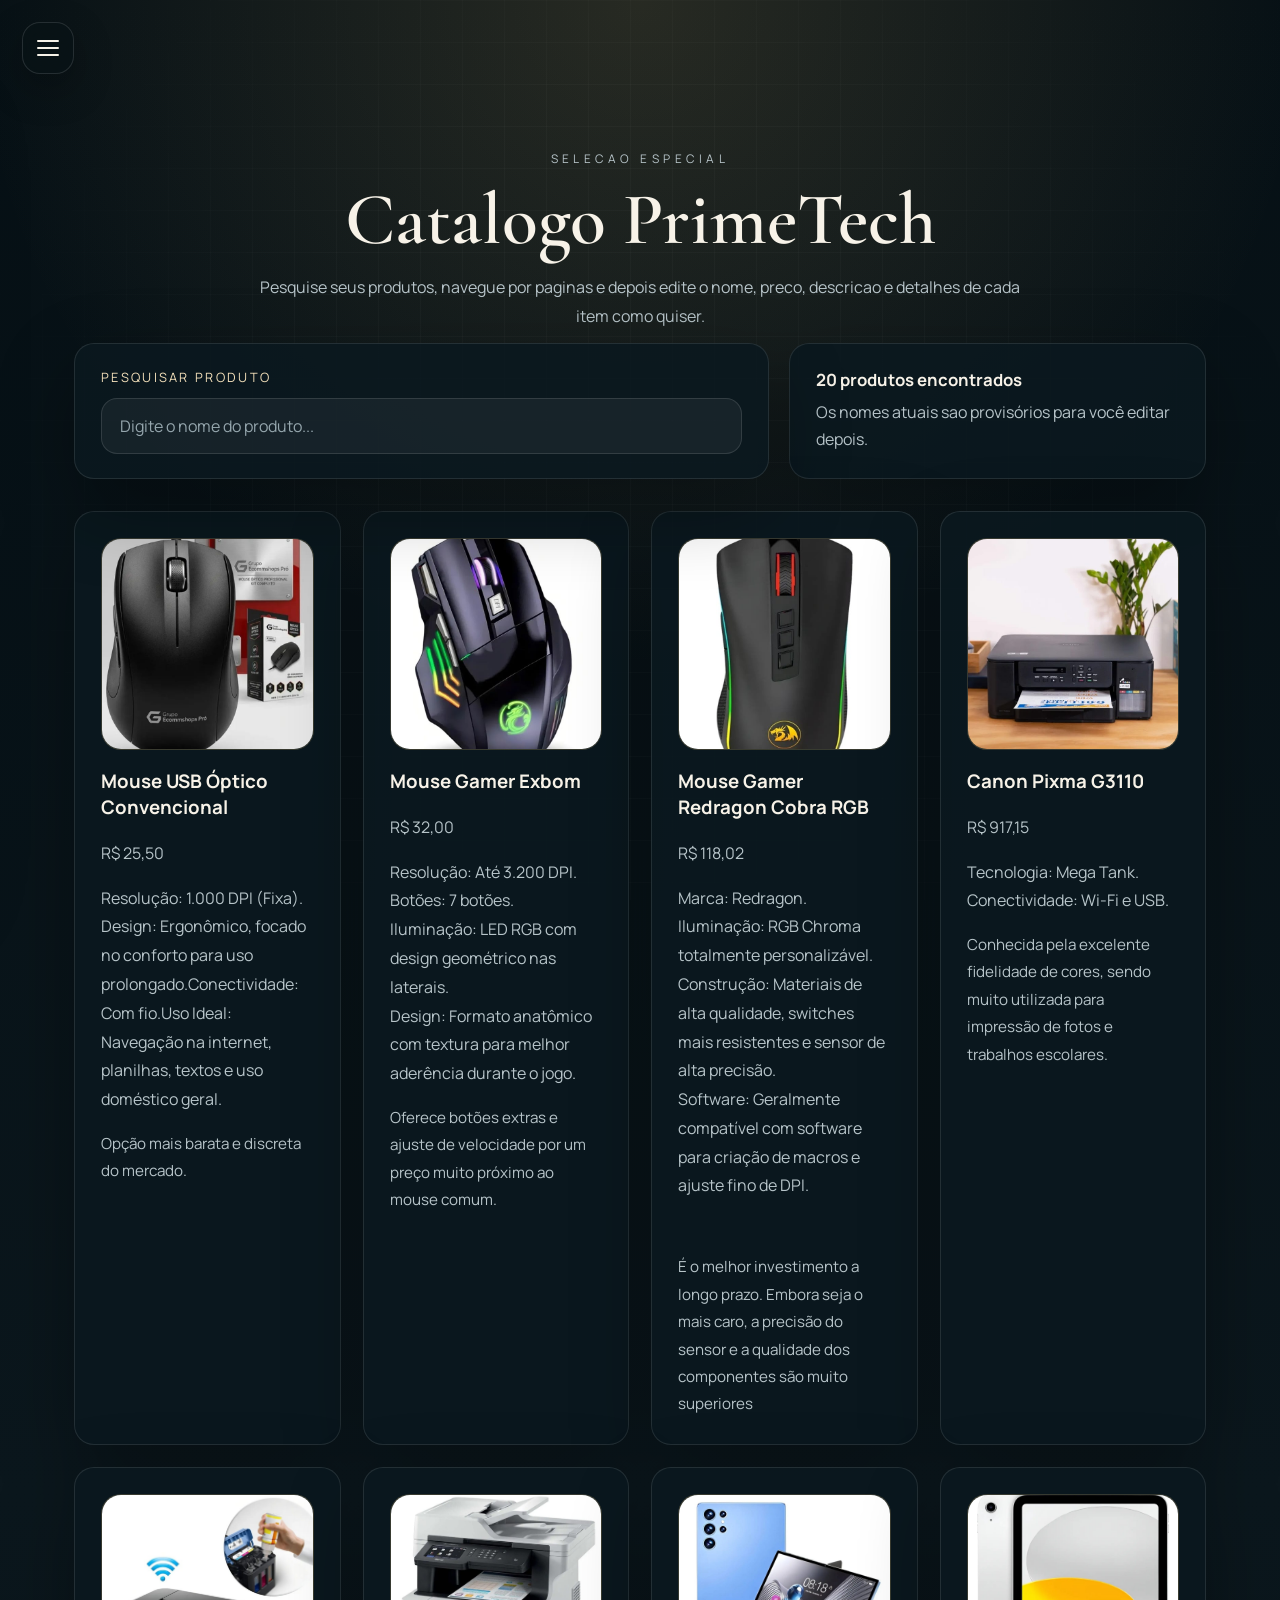
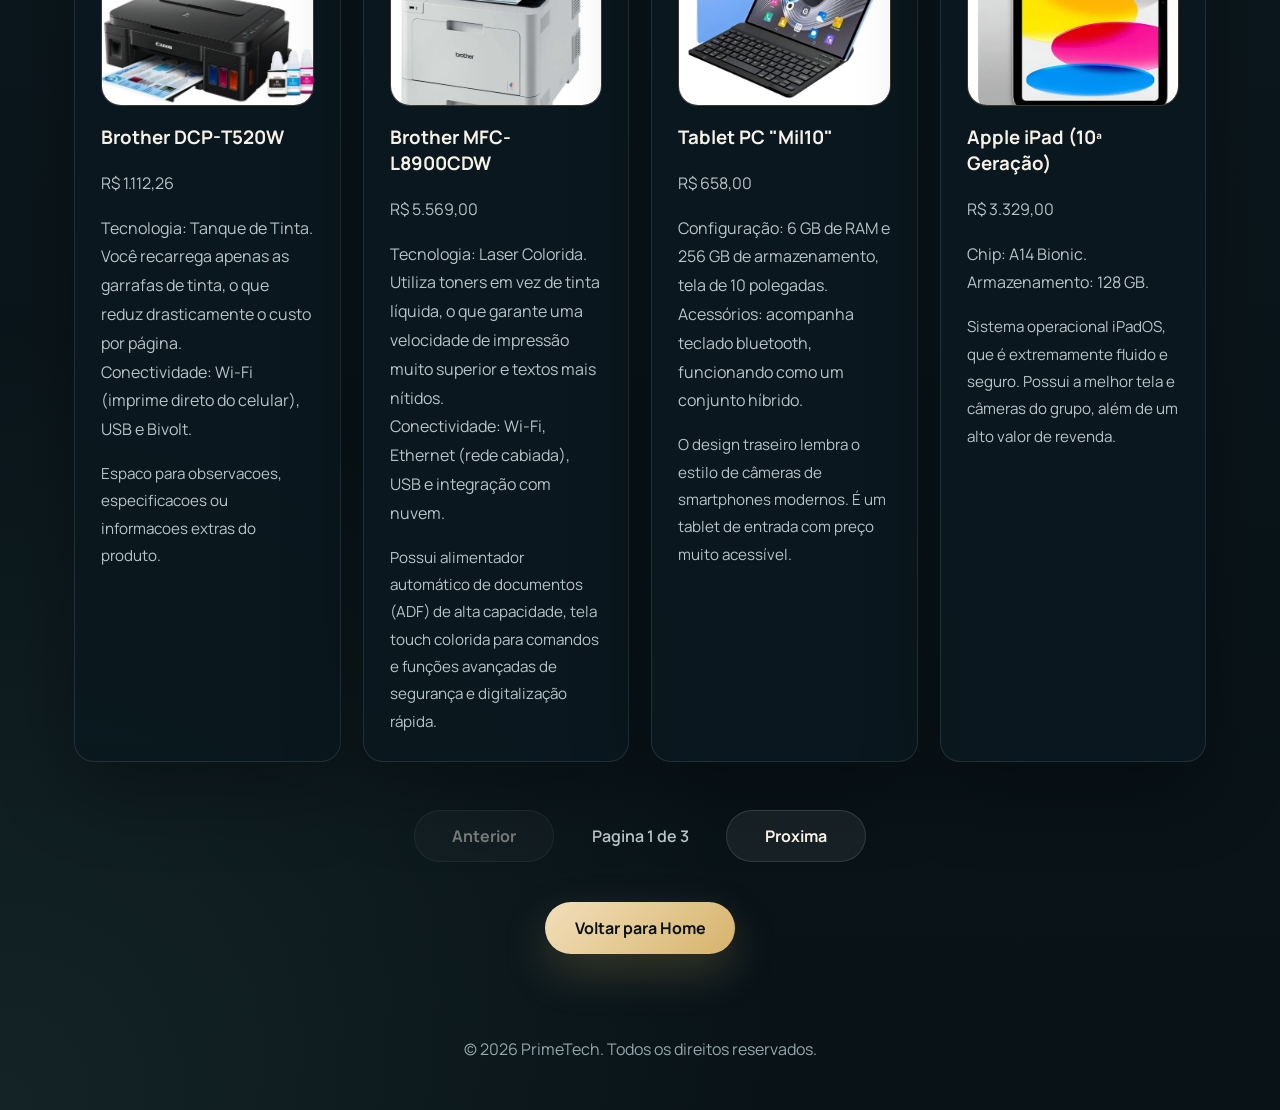
<file: catalogo.html>
<!DOCTYPE html>
<html lang="pt-BR">
<head>
  <meta charset="UTF-8">
  <meta name="viewport" content="width=device-width, initial-scale=1.0">
  <title>PrimeTech | Catalogo</title>
  <link rel="preconnect" href="https://fonts.googleapis.com">
  <link rel="preconnect" href="https://fonts.gstatic.com" crossorigin>
  <link href="https://fonts.googleapis.com/css2?family=Cormorant+Garamond:wght@500;600;700&family=Manrope:wght@400;500;600;700&display=swap" rel="stylesheet">
  <link rel="stylesheet" href="styles.css">
</head>
<body>
  <input type="checkbox" id="nav-toggle" class="nav-toggle">
  <label for="nav-toggle" class="nav-toggle-label" aria-label="Abrir menu">
    <span></span>
  </label>

  <header class="site-header">
    <nav class="main-nav">
      <a class="nav-link" href="index.html">Inicio</a>
      <a class="nav-link" href="catalogo.html">Catalogo</a>
      <a class="nav-link" href="sobre.html">Sobre</a>
    </nav>
  </header>

  <main>
    <section class="catalog-intro">
      <p class="eyebrow">Selecao especial</p>
      <h1>Catalogo PrimeTech</h1>
      <p>Pesquise seus produtos, navegue por paginas e depois edite o nome, preco, descricao e detalhes de cada item como quiser.</p>
    </section>

    <section class="catalog-tools">
      <div class="catalog-search-wrap">
        <label class="catalog-label" for="product-search">Pesquisar produto</label>
        <input
          id="product-search"
          class="catalog-search"
          type="search"
          placeholder="Digite o nome do produto..."
          autocomplete="off"
        >
        <div class="catalog-suggestions" id="catalog-suggestions" hidden></div>
      </div>

      <div class="catalog-meta">
        <p class="catalog-counter" id="product-counter">20 produtos no catalogo</p>
        <p class="catalog-helper">Os nomes atuais sao provisórios para você editar depois.</p>
      </div>
    </section>

    <section class="product-grid" id="product-grid">
      <article class="product-card product-card-clickable" data-name="Produto 01" data-index="1" data-product-id="1" tabindex="0" role="link" aria-label="Abrir detalhes de Mouse USB Optico Convencional">
        <div class="product-image-frame">
          <img class="product-image-real" src="produtos/produto01.jpeg" alt="Mouse USB Óptico Convencional">
        </div>
        <h3>Mouse USB Óptico Convencional</h3>
        <p class="product-price">R$ 25,50</p>
        <p>​Resolução: 1.000 DPI (Fixa).
          <br>
          ​Design: Ergonômico, focado no conforto para uso prolongado.
          ​Conectividade: Com fio.
          ​Uso Ideal: Navegação na internet, planilhas, textos e uso doméstico geral.</p>
        <p class="product-extra"> Opção mais barata e discreta do mercado.</p>
      </article>

      <article class="product-card product-card-clickable" data-name="Produto 02" data-index="2" data-product-id="2" tabindex="0" role="link" aria-label="Abrir detalhes de Mouse Gamer Exbom">
        <div class="product-image-frame">
          <img class="product-image-real" src="produtos/produto02.jpeg" alt="Mouse Gamer Exbom">
        </div>
        <h3>Mouse Gamer Exbom</h3>
        <p class="product-price">R$ 32,00</p>
        <p>​Resolução: Até 3.200 DPI.
          <br>
          ​Botões: 7 botões.
          <br>
          ​Iluminação: LED RGB com design geométrico nas laterais.
          <br>
          ​Design: Formato anatômico com textura para melhor aderência durante o jogo.</p>
        <p class="product-extra">Oferece botões extras e ajuste de velocidade por um preço muito próximo ao mouse comum.</p>
      </article>

      <article class="product-card product-card-clickable" data-name="Produto 03" data-index="3" data-product-id="3" tabindex="0" role="link" aria-label="Abrir detalhes de Mouse Gamer Redragon Cobra RGB">
        <div class="product-image-frame">
          <img class="product-image-real" src="produtos/produto03.jpeg" alt="Mouse Gamer Redragon Cobra RGB">
        </div>
        <h3>Mouse Gamer Redragon Cobra RGB</h3>
        <p class="product-price">R$ 118,02</p>
        <p>Marca: Redragon.
          <br>
          ​Iluminação: RGB Chroma totalmente personalizável.
          <br>
          ​Construção: Materiais de alta qualidade, switches mais resistentes e sensor de alta precisão.
          <br>
          ​Software: Geralmente compatível com software para criação de macros e ajuste fino de DPI.</p>
          <br>
        <p class="product-extra">É o melhor investimento a longo prazo. Embora seja o mais caro, a precisão do sensor e a qualidade dos componentes são muito superiores</p>
      </article>

      <article class="product-card product-card-clickable" data-name="Produto 04" data-index="4" data-product-id="4" tabindex="0" role="link" aria-label="Abrir detalhes de Canon Pixma G3110">
        <div class="product-image-frame">
          <img class="product-image-real" src="produtos/produto04.jpeg" alt="Canon Pixma G3110">
        </div>
        <h3>Canon Pixma G3110</h3>
        <p class="product-price">R$ 917,15</p>
        <p>Tecnologia: Mega Tank.
          <br>
          ​Conectividade: Wi-Fi e USB.</p>
        <p class="product-extra">Conhecida pela excelente fidelidade de cores, sendo muito utilizada para impressão de fotos e trabalhos escolares.</p>
      </article>

      <article class="product-card product-card-clickable" data-name="Produto 05" data-index="5" data-product-id="5" tabindex="0" role="link" aria-label="Abrir detalhes de Brother DCP-T520W">
        <div class="product-image-frame">
          <img class="product-image-real" src="produtos/produto05.jpeg" alt="Brother DCP-T520W">
        </div>
        <h3>Brother DCP-T520W</h3>
        <p class="product-price">R$ 1.112,26</p>
        <p>Tecnologia: Tanque de Tinta. Você recarrega apenas as garrafas de tinta, o que reduz drasticamente o custo por página.
          <br>
          ​Conectividade: Wi-Fi (imprime direto do celular), USB e Bivolt.</p>
        <p class="product-extra">Espaco para observacoes, especificacoes ou informacoes extras do produto.</p>
      </article>

      <article class="product-card product-card-clickable" data-name="Produto 06" data-index="6" data-product-id="6" tabindex="0" role="link" aria-label="Abrir detalhes de Brother MFC-L8900CDW">
        <div class="product-image-frame">
          <img class="product-image-real" src="produtos/produto06.jpeg" alt="Brother MFC-L8900CDW">
        </div>
        <h3>Brother MFC-L8900CDW</h3>
        <p class="product-price">R$ 5.569,00</p>
        <p>​Tecnologia: Laser Colorida. Utiliza toners em vez de tinta líquida, o que garante uma velocidade de impressão muito superior e textos mais nítidos.
          <br>
          ​Conectividade: Wi-Fi, Ethernet (rede cabiada), USB e integração com nuvem.</p>
        <p class="product-extra">Possui alimentador automático de documentos (ADF) de alta capacidade, tela touch colorida para comandos e funções avançadas de segurança e digitalização rápida.</p>
      </article>

      <article class="product-card product-card-clickable" data-name="Produto 07" data-index="7" data-product-id="7" tabindex="0" role="link" aria-label='Abrir detalhes de Tablet PC "Mil10"'>
        <div class="product-image-frame">
          <img class="product-image-real" src="produtos/produto07.jpeg" alt="Produto 07">
        </div>
        <h3>Tablet PC "Mil10"</h3>
        <p class="product-price">R$ 658,00</p>
        <p>​Configuração: 6 GB de RAM e 256 GB de armazenamento, tela de 10 polegadas.
          <br>
          ​Acessórios: acompanha teclado bluetooth, funcionando como um conjunto híbrido.</p>
        <p class="product-extra">O design traseiro lembra o estilo de câmeras de smartphones modernos. É um tablet de entrada com preço muito acessível.</p>
      </article>

      <article class="product-card product-card-clickable" data-name="Produto 08" data-index="8" data-product-id="8" tabindex="0" role="link" aria-label="Abrir detalhes de Apple iPad 10a Geracao">
        <div class="product-image-frame">
          <img class="product-image-real" src="produtos/produto08.jpeg" alt="Apple iPad (10ª Geração)">
        </div>
        <h3>Apple iPad (10ª Geração)</h3>
        <p class="product-price">R$ 3.329,00</p>
        <p>Chip: A14 Bionic.
          <br>
          ​Armazenamento: 128 GB.</p>
        <p class="product-extra">Sistema operacional iPadOS, que é extremamente fluido e seguro. Possui a melhor tela e câmeras do grupo, além de um alto valor de revenda.</p>
      </article>

      <article class="product-card product-card-clickable" data-name="Produto 09" data-index="9" data-product-id="9" tabindex="0" role="link" aria-label="Abrir detalhes de Tablet Belteenk 11.6">
        <div class="product-image-frame">
          <img class="product-image-real" src="produtos/produto09.jpeg" alt="Tablet Belteenk 11.6">
        </div>
        <h3>Tablet Belteenk 11.6</h3>
        <p class="product-price">R$ 1.185,00</p>
        <p>​Configuração: Android 14,
          <br>
          Memoria: 16 GB de RAM e 512 GB de armazenamento.
          <br>
          ​Acessórios: Acompanha: teclado bluetooth, mouse, caneta touch, capa e fones de ouvido.</p>
        <p class="product-extra">O tamanho da tela (11.6 polegadas) é maior que a média, o que é bom para ver filmes ou usar como um "mini notebook".</p>
      </article>

      <article class="product-card product-card-clickable" data-name="Produto 10" data-index="10" data-product-id="10" tabindex="0" role="link" aria-label="Abrir detalhes de Apple iPhone 17 Pro Max">
        <div class="product-image-frame">
          <img class="product-image-real" src="produtos/produto10.jpeg" alt="Apple iPhone 17 Pro Max (256 GB) - Laranja cósmico">
        </div>
        <h3>Apple iPhone 17 Pro Max (256 GB) - Laranja cósmico</h3>
        <p class="product-price">R$ 11.879,00</p>
        <p>iPhone 17 Pro Max.
          <br>
          Tela de 6,9 polegadas.
          <br>
          design unibody em alumínio.
          <br>
          processador A19 Pro.
          <br>
          câmaras traseiras de 48 MP.</p>
        <p class="product-extra">a melhor autonomia de sempre.</p>
      </article>

      <article class="product-card product-card-clickable" data-name="Produto 11" data-index="11" data-product-id="11" tabindex="0" role="link" aria-label="Abrir detalhes de Celular Samsung Galaxy A17">
        <div class="product-image-frame">
          <img class="product-image-real" src="produtos/produto11.jpeg" alt="Celular Samsung Galaxy A17 - Preto">
        </div>
        <h3>Celular Samsung Galaxy A17 - Preto</h3>
        <p class="product-price">R$ 1.079,10</p>
        <p>Possui tela de 6.7 polegadas.
          <br>
          256 GB de armazenamento, 8 GB de RAM.
          <br>
          câmera traseira de 50 MP.
          <br>
          Tela De 6.7, Nfc, Ip54.</p>
        <p class="product-extra">O Galaxy A17 é mais do que um smartphone é seu novo parceiro para trabalhar, se divertir e se conectar, combinando tecnologia de ponta com a confiabilidade da Samsung.</p>
      </article>

      <article class="product-card product-card-clickable" data-name="Produto 12" data-index="12" data-product-id="12" tabindex="0" role="link" aria-label="Abrir detalhes de Notebook ASUS Vivobook Go 15">
        <div class="product-image-frame">
          <img class="product-image-real" src="produtos/produto12.jpeg" alt="Notebook ASUS VIVOBOOK GO 15">
        </div>
        <h3>Notebook ASUS VIVOBOOK GO 15</h3>
        <p class="product-price">R$ 1.957,11</p>
        <p>INTEL CELERON DUAL CORE N4500.
          <br>
          Memória: 4 GB, 128 GB SSD
          <br>
          Sistema operacional: Windows 11 Home.
          <br>
          Tela: 15.6 polegadas, LED, Star Black.</p>
        <p class="product-extra">Fino e leve: 18,10 mm e 1,57 kg; 2. Mais produtividade na tela NanoEdge de bordas superfinas; 3. Construção versátil com dobradiça plana que abre até 180º; 4. Ultrassilencioso – sistema de resfriamento sem ventoinhas.</p>
      </article>

      <article class="product-card product-card-clickable" data-name="Produto 13" data-index="13" data-product-id="13" tabindex="0" role="link" aria-label="Abrir detalhes de Notebook Gamer Acer Nitro V15">
        <div class="product-image-frame">
          <img class="product-image-real" src="produtos/produto13.jpeg" alt="Notebook Gamer Acer Nitro V15">
        </div>
        <h3>Notebook Gamer Acer Nitro V15</h3>
        <p class="product-price">R$ 5.034,05</p>
        <p>Intel® Core™ i5-13420H.
          <br>
          Placa de video: RTX 3050.
          <br>
          Tela: 15.6".
          <br>
          Memoria: 8GB de RAM, 512GB SSD.
          <br>
          Sistema operacional: Linux - ANV15-52-514Z.</p>
        <p class="product-extra">Refrigeração Avançada e Design Sólido
          <br>
          Ventiladores Duplos e Saídas de Ar Estratégicas.</p>
      </article>

      <article class="product-card product-card-clickable" data-name="Produto 14" data-index="14" data-product-id="14" tabindex="0" role="link" aria-label="Abrir detalhes de Notebook ASUS Vivobook 15">
        <div class="product-image-frame">
          <img class="product-image-real" src="produtos/produto14.jpeg" alt="Notebook ASUS Vivobook 15">
        </div>
        <h3>Notebook ASUS Vivobook 15</h3>
        <p class="product-price">R$ 4.204,00</p>
        <p>Intel Core i5.
          <br>
          Memoria: 16 GB, 512 GB SSD.
          <br>
          Sistema operacional: Windows 11 Home.
          <br>
          Tela: 15.6'' FHD, Quiet Blue -X1504VA-NJ1745W.</p>
        <p class="product-extra">Bordas finas NanoEdge 3. Mais robusto e confiável, com resistência de nível militar.</p>
      </article>

      <article class="product-card product-card-clickable" data-name="Produto 15" data-index="15" data-product-id="15" tabindex="0" role="link" aria-label="Abrir detalhes de Fone de Ouvido KZ EDX Pro">
        <div class="product-image-frame">
          <img class="product-image-real" src="produtos/produto15.jpeg" alt="Fone de Ouvido KZ EDX Pro com Microfone - Cristal">
        </div>
        <h3>Fone de Ouvido KZ EDX Pro com Microfone - Cristal</h3>
        <p class="product-price">R$ 56,00</p>
        <p>Driver dinâmico de 10mm com circuito magnético duplo para restaurar a atmosfera do som e proporcionar baixa frequência natural
          <br>
          Design transparente com processo de resina incrustada em metal, oferecendo textura extraordinária e aparência atualizada.</p>
        <p class="product-extra">Cabo plano de 1,2m que evita emaranhamento, com pinos banhados a ouro de 0,75mm e plugue de 3,5mm para versatilidade.</p>
      </article>

      <article class="product-card product-card-clickable" data-name="Produto 16" data-index="16" data-product-id="16" tabindex="0" role="link" aria-label="Abrir detalhes de Fone de Ouvido Sem Fio JBL">
        <div class="product-image-frame">
          <img class="product-image-real" src="produtos/produto16.jpeg" alt="Fone de Ouvido Sem Fio, JBL">
        </div>
        <h3>Fone de Ouvido Sem Fio, JBL</h3>
        <p class="product-price">R$ 279,00</p>
        <p>Bluetooth, Wave Beam 2, Intra Auricular, Sem Fio, Resistente À Água e Poeira - Preto.</p>
        <p class="product-extra">SOM JBL PURE BASS IMPACTANTE. Drivers dinâmicos de 8 mm entregam graves potentes e vibrantes.</p>
      </article>

      <article class="product-card product-card-clickable" data-name="Produto 17" data-index="17" data-product-id="17" tabindex="0" role="link" aria-label="Abrir detalhes de Havit Headphone Fone de Ouvido H2002d">
        <div class="product-image-frame">
          <img class="product-image-real" src="produtos/produto17.jpeg" alt="Havit Headphone Fone de Ouvido H2002d">
        </div>
        <h3>Havit Headphone Fone de Ouvido H2002d</h3>
        <p class="product-price">R$ 159,99</p>
        <p> Com Microfone, Falante 53mm, Plug 3, 5mm: compatível com XBOX ONE e PS4, HAVIT, HV-H2002d.</p>
        <p class="product-extra">Design elegante, revestimento plático piano
          <br>
          Robusto, resistente contra arranhões.</p>
      </article>

      <article class="product-card product-card-clickable" data-name="Produto 18" data-index="18" data-product-id="18" tabindex="0" role="link" aria-label="Abrir detalhes de PC Gamer Alienware Aurora">
        <div class="product-image-frame">
          <img class="product-image-real" src="produtos/produto18.jpeg" alt="PC Gamer Alienware Aurora">
        </div>
        <h3>PC Gamer Alienware Aurora</h3>
        <p class="product-price">R$ 23.498,00</p>
        <p>Intel® Core™ Ultra 9 285K (24-core, cache total de 76MB, até 5.7 GHz)
<br>
          Windows 11 Home (A Dell Technologies recomenda o Windows 11 Pro para empresas)
<br>
          NVIDIA® GeForce RTXTM 5070, GDDR7 de 12 GB
<br>
          64GB DDR5 (2x32GB) 5200MT/s
<br>
          SSD de 1TB PCIe NVMe M.2
<br>
          Fonte de Alimentação de 1000W com Certificação Platinum e sistema resfriamento Liquid Cooler de 240m.</p>
        <p class="product-extra"></p>
      </article>

      <article class="product-card product-card-clickable" data-name="Produto 19" data-index="19" data-product-id="19" tabindex="0" role="link" aria-label="Abrir detalhes de Ryzen 5 7600X">
        <div class="product-image-frame">
          <img class="product-image-real" src="produtos/produto19.jpeg" alt="Ryzen 5 7600X">
        </div>
        <h3>Ryzen 5 7600X</h3>
        <p class="product-price">R$ 1.000,00</p>
        <p>processador de alto desempenho da arquitetura Zen 4
          <br>
          Com 6 núcleos e 12 threads
          <br>
          plataforma AM5 e memórias DDR5.</p>
        <p class="product-extra">Traz suporte a tecnologias modernas como PCIe 5.0, proporcionando maior longevidade e desempenho para setups atuais.</p>
      </article>

      <article class="product-card product-card-clickable" data-name="Produto 20" data-index="20" data-product-id="20" tabindex="0" role="link" aria-label="Abrir detalhes de Smart TV 40 AOC Roku TV">
        <div class="product-image-frame">
          <img class="product-image-real" src="produtos/produto20.jpeg" alt="Smart TV 40 AOC RoKu TV">
        </div>
        <h3>Smart TV 40 AOC RoKu TV</h3>
        <p class="product-price">R$ 899,00</p>
        <p>Apps: Netflix, YouTube, Prime Video, Disney+, etc. 
          Loja Solar, comando de voz compatível com Alexa e Google Assistente.</p>
        <p class="product-extra"></p>
      </article>
    </section>

    <section class="catalog-pagination">
      <button class="catalog-page-button" id="prev-page" type="button">Anterior</button>
      <p class="catalog-page-status" id="page-status">Pagina 1 de 1</p>
      <button class="catalog-page-button" id="next-page" type="button">Proxima</button>
    </section>

    <div class="back-link">
      <a class="button" href="index.html">Voltar para Home</a>
    </div>
  </main>

  <footer class="site-footer">
    <p>&copy; 2026 PrimeTech. Todos os direitos reservados.</p>
  </footer>

  <script src="product-data.js"></script>
  <script>
    (function () {
      const cards = Array.from(document.querySelectorAll(".product-card"));
      const searchInput = document.getElementById("product-search");
      const suggestionsBox = document.getElementById("catalog-suggestions");
      const counter = document.getElementById("product-counter");
      const pageStatus = document.getElementById("page-status");
      const prevButton = document.getElementById("prev-page");
      const nextButton = document.getElementById("next-page");
      const productGrid = document.getElementById("product-grid");
      const catalogStateKey = "primetechCatalogState";
      const itemsPerPage = 8;
      let currentPage = 1;
      let filteredCards = cards.slice();
      const keywordMap = {
        1: "mouse usb optico escritorio computador pc simples barato",
        2: "mouse gamer rgb led exbom jogo jogos pc computador",
        3: "mouse gamer redragon cobra rgb premium dpi macro",
        4: "impressora canon pixma tanque tinta wifi colorida",
        5: "impressora brother tanque tinta wifi multifuncional",
        6: "impressora brother laser colorida empresarial escritorio",
        7: "tablet teclado bluetooth tela 10 polegadas estudo",
        8: "ipad apple tablet ios ipad os premium",
        9: "tablet android caneta teclado mouse capa fones",
        10: "iphone apple celular smartphone pro max premium",
        11: "celular samsung galaxy a17 smartphone android nfc",
        12: "notebook asus vivobook go intel celeron estudo trabalho",
        13: "notebook gamer acer nitro rtx 3050 jogos",
        14: "notebook asus vivobook intel core i5 trabalho",
        15: "fone ouvido kz edx pro intra auricular cristal",
        16: "fone ouvido jbl sem fio bluetooth earbuds",
        17: "headset havit headphone gamer microfone xbox ps4",
        18: "pc gamer alienware computador desktop rtx intel ultra",
        19: "processador ryzen amd cpu am5 ddr5",
        20: "smart tv televisao aoc roku netflix youtube alexa"
      };

      function normalizeTerm(value) {
        return (value || "")
          .toString()
          .toLowerCase()
          .normalize("NFD")
          .replace(/[\u0300-\u036f]/g, "")
          .replace(/Ã/g, "a")
          .replace(/Õ/g, "o")
          .replace(/€/g, "e")
          .replace(/™/g, "tm")
          .replace(/[^a-z0-9\s.-]/g, " ")
          .replace(/\s+/g, " ")
          .trim();
      }

      cards.forEach(function (card) {
        const title = card.querySelector("h3") ? card.querySelector("h3").textContent : "";
        const paragraphs = Array.from(card.querySelectorAll("p")).map(function (item) {
          return item.textContent;
        }).join(" ");
        const imageAlt = card.querySelector("img") ? card.querySelector("img").alt : "";
        const extraKeywords = keywordMap[Number(card.dataset.index)] || "";

        card.dataset.search = normalizeTerm([title, paragraphs, imageAlt, card.dataset.name || "", extraKeywords].join(" "));
        card.dataset.titleNormalized = normalizeTerm(title);
      });

      function renderCards() {
        const totalPages = Math.max(1, Math.ceil(filteredCards.length / itemsPerPage));
        currentPage = Math.min(currentPage, totalPages);

        const start = (currentPage - 1) * itemsPerPage;
        const end = start + itemsPerPage;

        cards.forEach(function (card) {
          card.hidden = true;
        });

        filteredCards.slice(start, end).forEach(function (card) {
          card.hidden = false;
        });

        counter.textContent = filteredCards.length + (filteredCards.length === 1 ? " produto encontrado" : " produtos encontrados");
        pageStatus.textContent = "Pagina " + currentPage + " de " + totalPages;
        prevButton.disabled = currentPage === 1;
        nextButton.disabled = currentPage === totalPages;
      }

      function saveCatalogState(selectedProductId) {
        const state = {
          query: searchInput.value || "",
          page: currentPage,
          selectedProductId: selectedProductId || null
        };

        window.sessionStorage.setItem(catalogStateKey, JSON.stringify(state));
      }

      function restoreCatalogState() {
        const rawState = window.sessionStorage.getItem(catalogStateKey);
        if (!rawState) {
          return;
        }

        try {
          const state = JSON.parse(rawState);
          searchInput.value = state.query || "";
          const query = normalizeTerm(searchInput.value);

          filteredCards = cards.filter(function (card) {
            if (!query) {
              return true;
            }

            return (card.dataset.search || "").includes(query);
          });

          currentPage = Number(state.page) > 0 ? Number(state.page) : 1;
          renderCards();
          renderSuggestions(query);

          if (state.selectedProductId) {
            const selectedCard = cards.find(function (card) {
              return card.dataset.productId === String(state.selectedProductId);
            });

            if (selectedCard) {
              window.requestAnimationFrame(function () {
                selectedCard.scrollIntoView({ behavior: "smooth", block: "center" });
                selectedCard.focus({ preventScroll: true });
              });
            }
          }
        } catch (error) {
          window.sessionStorage.removeItem(catalogStateKey);
        }
      }

      function getSuggestions(query) {
        if (!query) {
          return [];
        }

        const normalizedQuery = normalizeTerm(query);

        return cards
          .map(function (card) {
            const title = card.querySelector("h3") ? card.querySelector("h3").textContent.trim() : "";
            return {
              card: card,
              title: title,
              search: card.dataset.search || "",
              titleNormalized: card.dataset.titleNormalized || ""
            };
          })
          .filter(function (item) {
            return item.search.includes(normalizedQuery);
          })
          .sort(function (a, b) {
            const aStarts = a.titleNormalized.startsWith(normalizedQuery) ? 0 : 1;
            const bStarts = b.titleNormalized.startsWith(normalizedQuery) ? 0 : 1;
            if (aStarts !== bStarts) {
              return aStarts - bStarts;
            }
            return a.title.localeCompare(b.title);
          })
          .slice(0, 6);
      }

      function renderSuggestions(query) {
        const suggestions = getSuggestions(query);

        suggestionsBox.innerHTML = "";

        if (!query || suggestions.length === 0) {
          suggestionsBox.hidden = true;
          return;
        }

        suggestions.forEach(function (item) {
          const button = document.createElement("button");
          button.type = "button";
          button.className = "catalog-suggestion-item";
          button.textContent = item.title;
          button.addEventListener("click", function () {
            searchInput.value = item.title;
            suggestionsBox.hidden = true;
            filterCards();
            scrollToProducts();
          });
          suggestionsBox.appendChild(button);
        });

        suggestionsBox.hidden = false;
      }

      function filterCards() {
        const query = normalizeTerm(searchInput.value);

        filteredCards = cards.filter(function (card) {
          if (!query) {
            return true;
          }

          return (card.dataset.search || "").includes(query);
        });

        currentPage = 1;
        renderCards();
        renderSuggestions(query);
      }

      function scrollToProducts() {
        productGrid.scrollIntoView({ behavior: "smooth", block: "start" });
      }

      function openProductDetails(card) {
        const productId = card.dataset.productId;
        if (productId) {
          saveCatalogState(productId);
          window.location.href = "produto.html?id=" + productId;
        }
      }

      searchInput.addEventListener("input", filterCards);
      searchInput.addEventListener("focus", function () {
        renderSuggestions(searchInput.value.trim());
      });
      searchInput.addEventListener("blur", function () {
        window.setTimeout(function () {
          suggestionsBox.hidden = true;
        }, 120);
      });

      cards.forEach(function (card) {
        card.addEventListener("click", function (event) {
          if (event.target.closest(".catalog-suggestion-item")) {
            return;
          }
          openProductDetails(card);
        });

        card.addEventListener("keydown", function (event) {
          if (event.key === "Enter" || event.key === " ") {
            event.preventDefault();
            openProductDetails(card);
          }
        });
      });

      prevButton.addEventListener("click", function () {
        if (currentPage > 1) {
          currentPage -= 1;
          renderCards();
          scrollToProducts();
        }
      });

      nextButton.addEventListener("click", function () {
        const totalPages = Math.max(1, Math.ceil(filteredCards.length / itemsPerPage));
        if (currentPage < totalPages) {
          currentPage += 1;
          renderCards();
          scrollToProducts();
        }
      });

      renderCards();
      restoreCatalogState();
    })();
  </script>
</body>
</html>
</file>
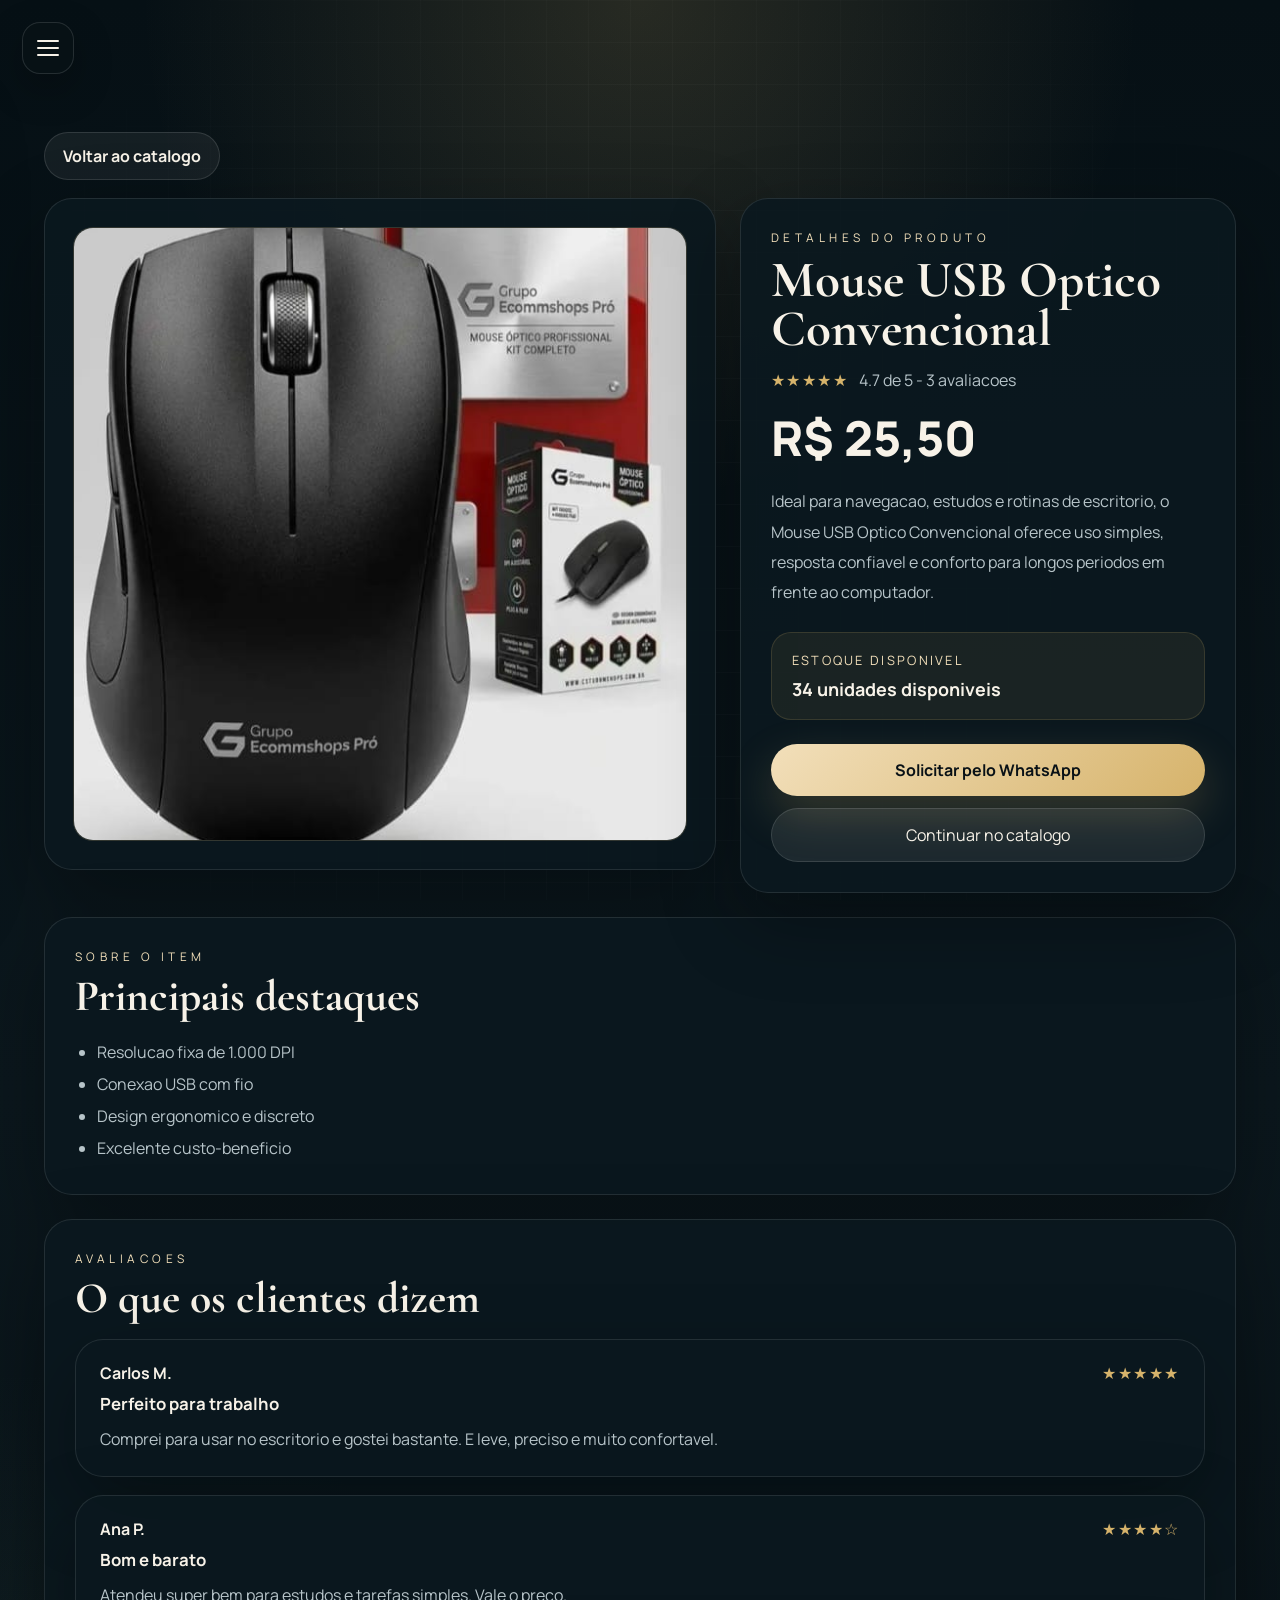
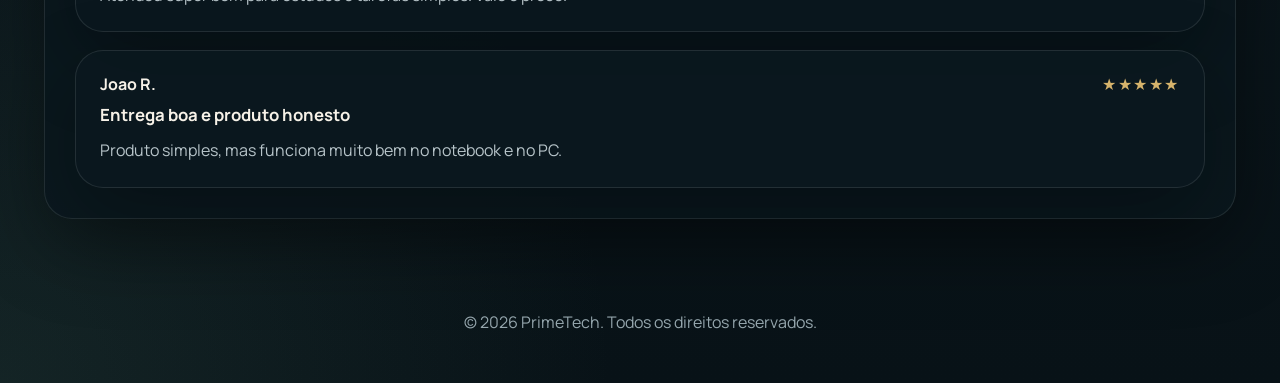
<file: produto.html>
<!DOCTYPE html>
<html lang="pt-BR">
<head>
  <meta charset="UTF-8">
  <meta name="viewport" content="width=device-width, initial-scale=1.0">
  <title>PrimeTech | Produto</title>
  <link rel="preconnect" href="https://fonts.googleapis.com">
  <link rel="preconnect" href="https://fonts.gstatic.com" crossorigin>
  <link href="https://fonts.googleapis.com/css2?family=Cormorant+Garamond:wght@500;600;700&family=Manrope:wght@400;500;600;700&display=swap" rel="stylesheet">
  <link rel="stylesheet" href="styles.css">
</head>
<body>
  <input type="checkbox" id="nav-toggle" class="nav-toggle">
  <label for="nav-toggle" class="nav-toggle-label" aria-label="Abrir menu">
    <span></span>
  </label>

  <header class="site-header">
    <nav class="main-nav">
      <a class="nav-link" href="index.html">Inicio</a>
      <a class="nav-link" href="catalogo.html">Catalogo</a>
      <a class="nav-link" href="sobre.html">Sobre</a>
    </nav>
  </header>

  <main class="product-page">
    <div class="product-page-topbar">
      <button class="catalog-return-button" id="catalog-return-button" type="button">Voltar ao catalogo</button>
    </div>

    <section class="product-detail" id="product-detail">
      <div class="product-gallery-card">
        <img id="product-detail-image" class="product-detail-image" src="" alt="">
      </div>

      <div class="product-purchase-card">
        <p class="eyebrow">Detalhes do produto</p>
        <h1 id="product-detail-name">Produto</h1>
        <div class="product-rating-summary" id="product-rating-summary"></div>
        <p class="product-detail-price" id="product-detail-price"></p>
        <p class="product-detail-description" id="product-detail-description"></p>

        <div class="product-stock-box">
          <p class="product-stock-label">Estoque disponivel</p>
          <p class="product-stock-value" id="product-stock-value"></p>
        </div>

        <div class="product-action-box">
          <a class="button" href="https://wa.me/5577999036794" target="_blank" rel="noopener noreferrer">Solicitar pelo WhatsApp</a>
          <button class="button button-secondary button-as-control" id="catalog-return-inline" type="button">Continuar no catalogo</button>
        </div>
      </div>
    </section>

    <section class="product-extra-sections">
      <article class="product-info-card">
        <p class="eyebrow">Sobre o item</p>
        <h2>Principais destaques</h2>
        <ul class="product-highlights" id="product-highlights"></ul>
      </article>

      <article class="product-info-card">
        <p class="eyebrow">Avaliacoes</p>
        <h2>O que os clientes dizem</h2>
        <div class="product-reviews" id="product-reviews"></div>
      </article>
    </section>
  </main>

  <footer class="site-footer">
    <p>&copy; 2026 PrimeTech. Todos os direitos reservados.</p>
  </footer>

  <script src="product-data.js"></script>
  <script>
    (function () {
      const params = new URLSearchParams(window.location.search);
      const productId = Number(params.get("id"));
      const products = Array.isArray(window.PRODUCTS) ? window.PRODUCTS : [];
      const product = products.find(function (item) {
        return item.id === productId;
      }) || products[0];

      const image = document.getElementById("product-detail-image");
      const name = document.getElementById("product-detail-name");
      const ratingSummary = document.getElementById("product-rating-summary");
      const price = document.getElementById("product-detail-price");
      const description = document.getElementById("product-detail-description");
      const stock = document.getElementById("product-stock-value");
      const highlights = document.getElementById("product-highlights");
      const reviews = document.getElementById("product-reviews");
      const returnButton = document.getElementById("catalog-return-button");
      const inlineReturnButton = document.getElementById("catalog-return-inline");
      const catalogStateKey = "primetechCatalogState";

      function goBackToCatalog() {
        const currentStateRaw = window.sessionStorage.getItem(catalogStateKey);
        if (currentStateRaw) {
          try {
            const currentState = JSON.parse(currentStateRaw);
            currentState.selectedProductId = String(productId || "");
            window.sessionStorage.setItem(catalogStateKey, JSON.stringify(currentState));
          } catch (error) {
            window.sessionStorage.removeItem(catalogStateKey);
          }
        }
        window.location.href = "catalogo.html";
      }

      if (returnButton) {
        returnButton.addEventListener("click", goBackToCatalog);
      }

      if (inlineReturnButton) {
        inlineReturnButton.addEventListener("click", goBackToCatalog);
      }

      function stars(value) {
        return "★".repeat(value) + "☆".repeat(5 - value);
      }

      function averageRating(items) {
        if (!items.length) {
          return "5.0";
        }
        const total = items.reduce(function (sum, item) {
          return sum + item.stars;
        }, 0);
        return (total / items.length).toFixed(1);
      }

      if (!product) {
        return;
      }

      document.title = "PrimeTech | " + product.name;
      image.src = product.image;
      image.alt = product.name;
      name.textContent = product.name;
      ratingSummary.innerHTML = '<span class="stars">' + stars(Math.round(Number(averageRating(product.reviews)))) + '</span><span>' + averageRating(product.reviews) + " de 5 - " + product.reviews.length + ' avaliacoes</span>';
      price.textContent = product.price;
      description.textContent = product.description;
      stock.textContent = product.stock + (product.stock === 1 ? " unidade disponivel" : " unidades disponiveis");

      highlights.innerHTML = "";
      product.highlights.forEach(function (item) {
        const li = document.createElement("li");
        li.textContent = item;
        highlights.appendChild(li);
      });

      reviews.innerHTML = "";
      product.reviews.forEach(function (item) {
        const article = document.createElement("article");
        article.className = "review-card";
        article.innerHTML =
          '<div class="review-head">' +
            '<strong>' + item.author + '</strong>' +
            '<span class="stars">' + stars(item.stars) + '</span>' +
          '</div>' +
          '<h3>' + item.title + '</h3>' +
          '<p>' + item.text + '</p>';
        reviews.appendChild(article);
      });
    })();
  </script>
</body>
</html>
</file>
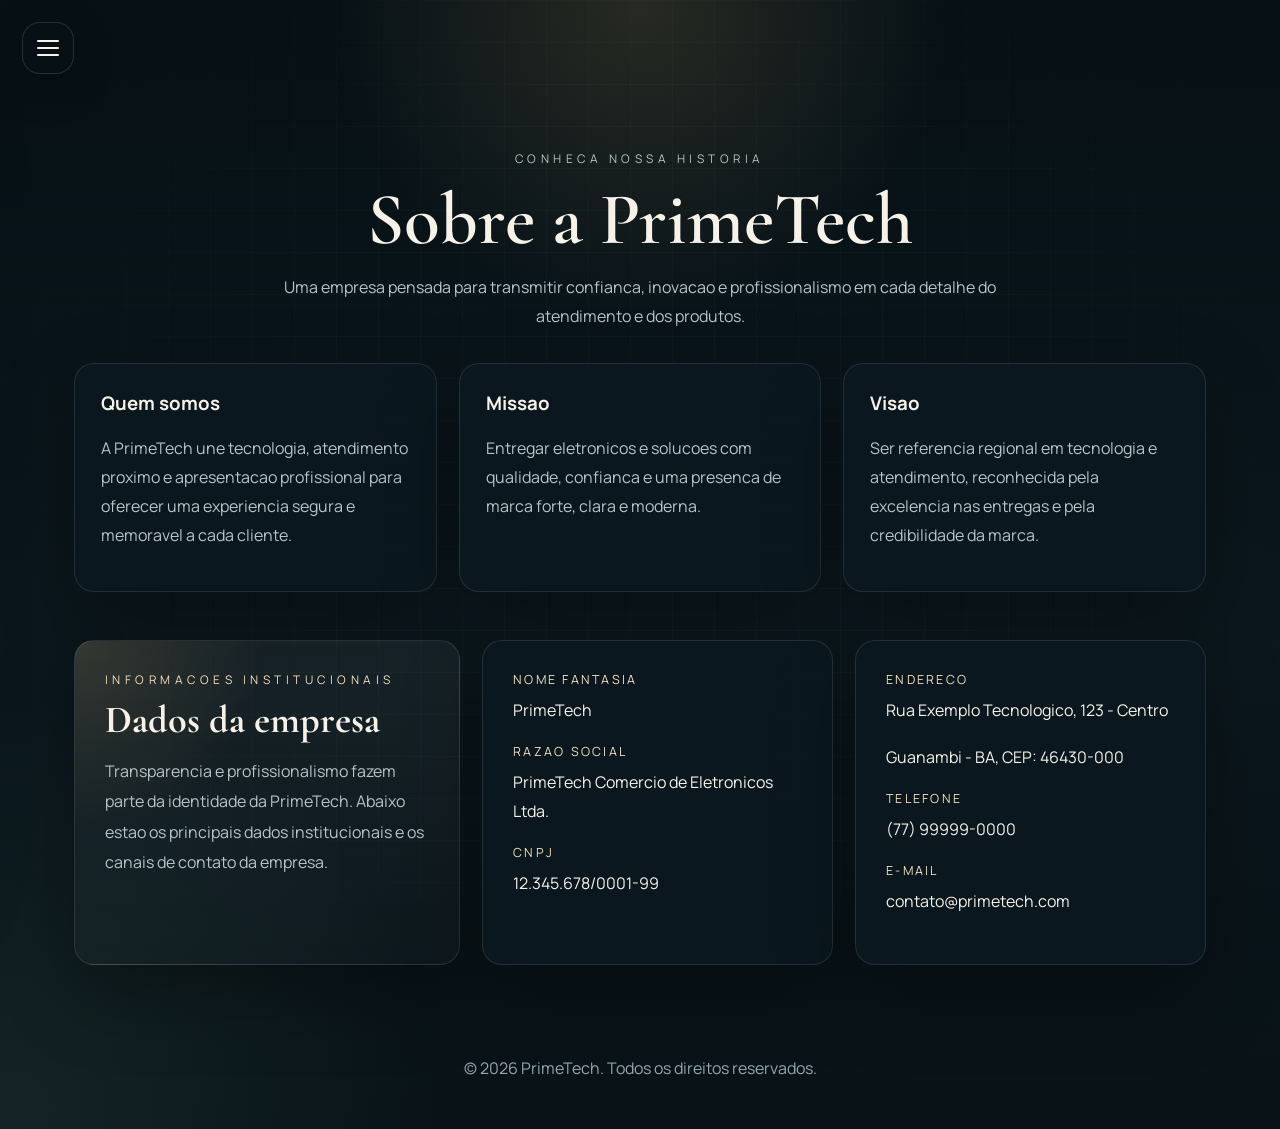
<file: sobre.html>
<!DOCTYPE html>
<html lang="pt-BR">
<head>
  <meta charset="UTF-8">
  <meta name="viewport" content="width=device-width, initial-scale=1.0">
  <title>Sua Empresa | Sobre</title>
  <link rel="preconnect" href="https://fonts.googleapis.com">
  <link rel="preconnect" href="https://fonts.gstatic.com" crossorigin>
  <link href="https://fonts.googleapis.com/css2?family=Cormorant+Garamond:wght@500;600;700&family=Manrope:wght@400;500;600;700&display=swap" rel="stylesheet">
  <link rel="stylesheet" href="styles.css">
</head>
<body>
  <input type="checkbox" id="nav-toggle" class="nav-toggle">
  <label for="nav-toggle" class="nav-toggle-label" aria-label="Abrir menu">
    <span></span>
  </label>

  <header class="site-header">
    <nav class="main-nav">
      <a class="nav-link" href="index.html">Inicio</a>
      <a class="nav-link" href="catalogo.html">Catalogo</a>
      <a class="nav-link" href="sobre.html">Sobre</a>
    </nav>
  </header>

  <main>
    <section class="catalog-intro">
      <p class="eyebrow">Conheca nossa historia</p>
      <h1>Sobre a PrimeTech</h1>
      <p>Uma empresa pensada para transmitir confianca, inovacao e profissionalismo em cada detalhe do atendimento e dos produtos.</p>
    </section>

    <section class="values">
      <div class="value-card">
        <h3>Quem somos</h3>
        <p>A PrimeTech une tecnologia, atendimento proximo e apresentacao profissional para oferecer uma experiencia segura e memoravel a cada cliente.</p>
      </div>
      <div class="value-card">
        <h3>Missao</h3>
        <p>Entregar eletronicos e solucoes com qualidade, confianca e uma presenca de marca forte, clara e moderna.</p>
      </div>
      <div class="value-card">
        <h3>Visao</h3>
        <p>Ser referencia regional em tecnologia e atendimento, reconhecida pela excelencia nas entregas e pela credibilidade da marca.</p>
      </div>
    </section>

    <section class="company-info-section">
      <article class="company-info-card company-info-card-highlight">
        <p class="eyebrow">Informacoes institucionais</p>
        <h2>Dados da empresa</h2>
        <p class="company-intro">
          Transparencia e profissionalismo fazem parte da identidade da PrimeTech. Abaixo estao os principais dados institucionais e os canais de contato da empresa.
        </p>
      </article>

      <article class="company-info-card">
        <p class="info-label">Nome Fantasia</p>
        <p class="info-value">PrimeTech</p>

        <p class="info-label">Razao Social</p>
        <p class="info-value">PrimeTech Comercio de Eletronicos Ltda.</p>

        <p class="info-label">CNPJ</p>
        <p class="info-value">12.345.678/0001-99</p>
      </article>

      <article class="company-info-card">
        <p class="info-label">Endereco</p>
        <p class="info-value">Rua Exemplo Tecnologico, 123 - Centro</p>
        <p class="info-value">Guanambi - BA, CEP: 46430-000</p>

        <p class="info-label">Telefone</p>
        <p class="info-value">(77) 99999-0000</p>

        <p class="info-label">E-mail</p>
        <p class="info-value">contato@primetech.com</p>
      </article>
    </section>
  </main>

  <footer class="site-footer">
    <p>&copy; 2026 PrimeTech. Todos os direitos reservados.</p>
  </footer>
</body>
</html>
</file>
<file: styles.css>
:root {
  --color-bg: #071116;
  --color-bg-soft: #0d1b22;
  --color-surface: rgba(11, 24, 31, 0.88);
  --color-surface-strong: rgba(9, 18, 24, 0.96);
  --color-text: #f7f2e8;
  --color-text-soft: #b7c4c9;
  --color-accent: #d6b36b;
  --color-accent-soft: #f2dfba;
  --color-line: rgba(255, 255, 255, 0.1);
  --color-whatsapp: #25d366;
  --shadow-soft: 0 28px 80px rgba(0, 0, 0, 0.32);
  --radius-lg: 28px;
  --radius-md: 20px;
  --radius-sm: 14px;
  --radius-full: 999px;
}

* {
  box-sizing: border-box;
}

html {
  scroll-behavior: smooth;
}

body {
  margin: 0;
  min-height: 100vh;
  font-family: "Manrope", Arial, sans-serif;
  color: var(--color-text);
  background:
    radial-gradient(circle at top, rgba(214, 179, 107, 0.16), transparent 24%),
    radial-gradient(circle at bottom left, rgba(74, 118, 103, 0.18), transparent 26%),
    linear-gradient(180deg, #061015 0%, #0b171d 55%, #081217 100%);
}

.home-background {
  position: fixed;
  inset: 0;
  z-index: 0;
  overflow: hidden;
  pointer-events: none;
  opacity: 0.11;
}

.home-background::after {
  content: "";
  position: absolute;
  inset: 0;
  background:
    radial-gradient(circle at center, rgba(214, 179, 107, 0.1), transparent 34%),
    linear-gradient(180deg, rgba(6, 16, 21, 0.35), rgba(6, 16, 21, 0.9));
}

.home-background-image {
  width: 100%;
  height: 100%;
  display: block;
  object-fit: contain;
  object-position: center;
  transform: scale(1.15);
  filter: saturate(0.95);
}

.intro-layer {
  will-change: opacity, transform, filter;
}

body.page-animate .intro-layer {
  opacity: 0;
  transform: translateY(54px);
  filter: blur(16px);
}

body.page-animate .intro-layer {
  animation-name: layeredReveal;
  animation-duration: 1.15s;
  animation-timing-function: cubic-bezier(0.2, 0.82, 0.2, 1);
  animation-fill-mode: forwards;
}

body.page-animate .intro-layer-1 {
  animation-delay: 0.18s;
}

body.page-animate .intro-layer-2 {
  animation-delay: 0.34s;
}

body.page-animate .intro-layer-3 {
  animation-delay: 0.54s;
}

body.page-animate .intro-layer-4 {
  animation-delay: 0.76s;
}

body.page-animate .intro-layer-nav,
body.page-animate .intro-layer-float {
  animation-delay: 0.9s;
}

body::before {
  content: "";
  position: fixed;
  inset: 0;
  pointer-events: none;
  background-image:
    linear-gradient(rgba(255, 255, 255, 0.025) 1px, transparent 1px),
    linear-gradient(90deg, rgba(255, 255, 255, 0.025) 1px, transparent 1px);
  background-size: 42px 42px;
  mask-image: radial-gradient(circle at center, black 45%, transparent 90%);
}

a {
  color: inherit;
}

.nav-toggle {
  position: fixed;
  opacity: 0;
  pointer-events: none;
}

.nav-toggle-label {
  position: fixed;
  top: 22px;
  left: 22px;
  z-index: 40;
  width: 52px;
  height: 52px;
  display: grid;
  place-items: center;
  border-radius: 18px;
  cursor: pointer;
  background: rgba(8, 18, 23, 0.78);
  border: 1px solid rgba(255, 255, 255, 0.12);
  backdrop-filter: blur(18px);
  box-shadow: 0 14px 38px rgba(0, 0, 0, 0.26);
}

.nav-toggle-label span,
.nav-toggle-label span::before,
.nav-toggle-label span::after {
  content: "";
  display: block;
  width: 22px;
  height: 2px;
  background: var(--color-text);
  border-radius: var(--radius-full);
  transition: transform 0.25s ease, opacity 0.25s ease;
}

.nav-toggle-label span {
  position: relative;
}

.nav-toggle-label span::before {
  position: absolute;
  top: -7px;
}

.nav-toggle-label span::after {
  position: absolute;
  top: 7px;
}

.nav-toggle:checked + .nav-toggle-label span {
  background: transparent;
}

.nav-toggle:checked + .nav-toggle-label span::before {
  top: 0;
  transform: rotate(45deg);
}

.nav-toggle:checked + .nav-toggle-label span::after {
  top: 0;
  transform: rotate(-45deg);
}

.site-header {
  position: fixed;
  top: 0;
  left: 0;
  bottom: 0;
  z-index: 30;
  width: min(300px, calc(100vw - 42px));
  padding: 92px 22px 22px;
  transform: translateX(-110%);
  transition: transform 0.3s ease;
  pointer-events: none;
}

.nav-toggle:checked ~ .site-header {
  transform: translateX(0);
  pointer-events: auto;
}

.main-nav {
  display: flex;
  flex-direction: column;
  gap: 14px;
  height: 100%;
  padding: 22px;
  border-right: 1px solid var(--color-line);
  border-radius: 0 var(--radius-lg) var(--radius-lg) 0;
  background: var(--color-surface-strong);
  backdrop-filter: blur(18px);
  box-shadow: var(--shadow-soft);
}

.nav-link {
  padding: 14px 16px;
  border-radius: var(--radius-sm);
  text-decoration: none;
  color: var(--color-text-soft);
  font-weight: 600;
  transition: background 0.25s ease, color 0.25s ease, transform 0.25s ease;
}

.nav-link:hover {
  background: rgba(214, 179, 107, 0.12);
  color: var(--color-text);
  transform: translateX(4px);
}

main {
  min-height: 100vh;
  position: relative;
  z-index: 1;
}

.banner {
  min-height: 100vh;
  display: grid;
  grid-template-rows: 1fr auto;
  align-items: center;
  justify-items: center;
  gap: 32px;
  padding: 72px 24px 42px;
}

.banner-content {
  width: min(100%, 1020px);
  display: grid;
  justify-items: center;
  text-align: center;
  gap: 22px;
}

.eyebrow {
  margin: 0;
  font-size: 0.74rem;
  letter-spacing: 0.38em;
  text-transform: uppercase;
  color: var(--color-accent-soft);
}

.hero-brand {
  display: flex;
  align-items: center;
  justify-content: center;
  gap: 24px;
  flex-wrap: wrap;
}

.logo-placeholder {
  width: 220px;
  height: 120px;
  flex: 0 0 220px;
  display: grid;
  place-items: center;
  overflow: hidden;
  padding: 0;
  border-radius: 20px;
  border: 1px solid rgba(214, 179, 107, 0.22);
  background: rgba(255, 255, 255, 0.02);
  box-shadow: var(--shadow-soft);
}

.logo-image {
  width: 100%;
  height: 100%;
  display: block;
  object-fit: contain;
  object-position: center;
  transform: none;
}

.brand-copy {
  max-width: 720px;
}

.brand-copy h1 {
  margin: 0;
  font-family: "Cormorant Garamond", Georgia, serif;
  font-size: clamp(3.6rem, 10vw, 7.5rem);
  line-height: 0.95;
  font-weight: 600;
  letter-spacing: 0.02em;
  text-wrap: balance;
}

.slogan {
  margin: 14px 0 0;
  font-size: clamp(1rem, 2vw, 1.22rem);
  color: var(--color-text-soft);
}

.button-group {
  display: flex;
  gap: 16px;
  flex-wrap: wrap;
  justify-content: center;
}

.button {
  display: inline-flex;
  align-items: center;
  justify-content: center;
  min-width: 190px;
  padding: 15px 28px;
  border-radius: var(--radius-full);
  text-decoration: none;
  font-weight: 700;
  color: #091116;
  background: linear-gradient(135deg, var(--color-accent-soft), var(--color-accent));
  box-shadow: 0 18px 45px rgba(214, 179, 107, 0.22);
  transition: transform 0.25s ease, box-shadow 0.25s ease;
}

.button-secondary {
  color: var(--color-text);
  background: rgba(255, 255, 255, 0.08);
  border: 1px solid rgba(255, 255, 255, 0.12);
  box-shadow: none;
}

.button:hover {
  transform: translateY(-3px);
  box-shadow: 0 22px 48px rgba(214, 179, 107, 0.25);
}

.hero-note {
  width: min(100%, 760px);
  text-align: center;
  padding: 24px 28px;
  border-radius: var(--radius-lg);
  border: 1px solid var(--color-line);
  background: linear-gradient(180deg, rgba(255, 255, 255, 0.05), rgba(255, 255, 255, 0.02));
  box-shadow: var(--shadow-soft);
}

.hero-note p {
  margin: 0;
  line-height: 1.9;
  color: var(--color-text-soft);
}

.home-about {
  width: min(100%, 1180px);
  margin: 0 auto;
  padding: 12px 24px 64px;
  display: grid;
  grid-template-columns: minmax(0, 1fr) minmax(320px, 0.95fr);
  gap: 24px;
  align-items: stretch;
}

.home-about-copy,
.home-video-card {
  padding: 30px;
  border-radius: var(--radius-lg);
  border: 1px solid var(--color-line);
  background: rgba(8, 18, 23, 0.74);
  backdrop-filter: blur(12px);
  box-shadow: var(--shadow-soft);
}

.home-about-copy h2 {
  margin: 12px 0 18px;
  font-family: "Cormorant Garamond", Georgia, serif;
  font-size: clamp(2.6rem, 5vw, 4.4rem);
  line-height: 0.95;
}

.home-about-copy p {
  margin: 0 0 16px;
  color: var(--color-text-soft);
  line-height: 1.9;
}

.home-about-copy p:last-child {
  margin-bottom: 0;
}

.home-video {
  width: 100%;
  aspect-ratio: 16 / 9;
  display: block;
  border-radius: 18px;
  border: 1px solid rgba(214, 179, 107, 0.16);
  background: #040b0f;
  object-fit: cover;
}

.catalog-intro,
.features,
.values,
.product-grid,
.about,
.back-link {
  width: min(100%, 1180px);
  margin: 0 auto;
  padding-left: 24px;
  padding-right: 24px;
}

.catalog-intro {
  padding-top: 132px;
  text-align: center;
}

.catalog-intro h1 {
  margin: 14px 0 0;
  font-family: "Cormorant Garamond", Georgia, serif;
  font-size: clamp(2.8rem, 6vw, 4.6rem);
  font-weight: 600;
  line-height: 1;
}

.catalog-intro p {
  max-width: 760px;
  margin: 16px auto 0;
  color: var(--color-text-soft);
  line-height: 1.8;
}

.catalog-tools {
  width: min(100%, 1180px);
  margin: 0 auto;
  padding: 12px 24px 0;
  display: grid;
  grid-template-columns: minmax(280px, 1.25fr) minmax(240px, 0.75fr);
  gap: 20px;
  align-items: end;
}

.catalog-search-wrap,
.catalog-meta {
  padding: 24px 26px;
  border-radius: var(--radius-md);
  border: 1px solid var(--color-line);
  background: var(--color-surface);
  box-shadow: var(--shadow-soft);
}

.catalog-search-wrap {
  position: relative;
}

.catalog-label {
  display: block;
  margin-bottom: 12px;
  color: var(--color-accent-soft);
  font-size: 0.8rem;
  letter-spacing: 0.18em;
  text-transform: uppercase;
}

.catalog-search {
  width: 100%;
  border: 1px solid rgba(255, 255, 255, 0.12);
  border-radius: 16px;
  padding: 16px 18px;
  background: rgba(255, 255, 255, 0.05);
  color: var(--color-text);
  font: inherit;
  outline: none;
  transition: border-color 0.25s ease, box-shadow 0.25s ease, background 0.25s ease;
}

.catalog-search::placeholder {
  color: #95a6ad;
}

.catalog-search:focus {
  border-color: rgba(214, 179, 107, 0.45);
  box-shadow: 0 0 0 4px rgba(214, 179, 107, 0.08);
  background: rgba(255, 255, 255, 0.07);
}

.catalog-suggestions {
  position: absolute;
  top: calc(100% - 8px);
  left: 26px;
  right: 26px;
  z-index: 15;
  padding: 8px;
  border: 1px solid rgba(255, 255, 255, 0.12);
  border-radius: 18px;
  background: rgba(8, 18, 23, 0.96);
  backdrop-filter: blur(18px);
  box-shadow: 0 20px 48px rgba(0, 0, 0, 0.3);
}

.catalog-suggestion-item {
  width: 100%;
  padding: 12px 14px;
  border: 0;
  border-radius: 12px;
  background: transparent;
  color: var(--color-text);
  text-align: left;
  font: inherit;
  cursor: pointer;
  transition: background 0.2s ease, transform 0.2s ease;
}

.catalog-suggestion-item:hover {
  background: rgba(214, 179, 107, 0.12);
  transform: translateX(2px);
}

.catalog-counter,
.catalog-helper {
  margin: 0;
}

.catalog-counter {
  color: var(--color-text);
  font-size: 1.05rem;
  font-weight: 700;
}

.catalog-helper {
  margin-top: 8px;
  color: var(--color-text-soft);
  line-height: 1.7;
}

.features,
.values,
.product-grid {
  display: grid;
  gap: 22px;
  grid-template-columns: repeat(auto-fit, minmax(250px, 1fr));
  padding-top: 32px;
  padding-bottom: 48px;
}

.feature-card,
.value-card,
.product-card {
  padding: 26px;
  border-radius: var(--radius-md);
  border: 1px solid var(--color-line);
  background: var(--color-surface);
  box-shadow: var(--shadow-soft);
}

.feature-card h3,
.value-card h3,
.product-card h3 {
  margin-top: 0;
}

.feature-card p,
.value-card p,
.product-card p,
.product-price {
  color: var(--color-text-soft);
  line-height: 1.8;
}

.product-card {
  transition: transform 0.25s ease, border-color 0.25s ease;
}

.product-card-clickable {
  cursor: pointer;
}

.product-card:hover {
  transform: translateY(-4px);
  border-color: rgba(214, 179, 107, 0.4);
}

.product-card-clickable:focus-visible {
  outline: 2px solid rgba(214, 179, 107, 0.65);
  outline-offset: 4px;
}

.product-image-frame {
  aspect-ratio: 1 / 1;
  overflow: hidden;
  margin-bottom: 18px;
  display: grid;
  place-items: center;
  border-radius: var(--radius-md);
  border: 1px solid rgba(214, 179, 107, 0.18);
  background: linear-gradient(135deg, rgba(214, 179, 107, 0.08), rgba(255, 255, 255, 0.03));
}

.product-image-real {
  width: 100%;
  height: 100%;
  display: block;
  object-fit: cover;
  object-position: center;
}

.about {
  padding-top: 132px;
  padding-bottom: 48px;
  line-height: 1.9;
}

.company-info-section {
  width: min(100%, 1180px);
  margin: 0 auto;
  padding: 0 24px 56px;
  display: grid;
  gap: 22px;
  grid-template-columns: 1.1fr 1fr 1fr;
}

.company-info-card {
  padding: 30px;
  border-radius: var(--radius-md);
  border: 1px solid var(--color-line);
  background: var(--color-surface);
  box-shadow: var(--shadow-soft);
}

.company-info-card-highlight {
  background:
    radial-gradient(circle at top left, rgba(214, 179, 107, 0.16), transparent 38%),
    linear-gradient(180deg, rgba(255, 255, 255, 0.05), rgba(255, 255, 255, 0.02));
}

.company-info-card h2 {
  margin: 14px 0 16px;
  font-family: "Cormorant Garamond", Georgia, serif;
  font-size: clamp(2rem, 3vw, 3rem);
  line-height: 0.98;
}

.company-intro {
  margin: 0;
  color: var(--color-text-soft);
  line-height: 1.9;
}

.info-label {
  margin: 0 0 8px;
  color: var(--color-accent-soft);
  font-size: 0.78rem;
  letter-spacing: 0.18em;
  text-transform: uppercase;
}

.info-value {
  margin: 0 0 18px;
  color: var(--color-text);
  line-height: 1.8;
  font-size: 1rem;
}

.product-extra {
  margin-bottom: 0;
  color: #90a4aa;
  font-size: 0.95rem;
}

.product-page {
  width: min(100%, 1240px);
  margin: 0 auto;
  padding: 132px 24px 56px;
}

.product-page-topbar {
  display: flex;
  justify-content: flex-start;
  padding-bottom: 18px;
}

.catalog-return-button,
.button-as-control {
  appearance: none;
  border: 1px solid rgba(255, 255, 255, 0.12);
  cursor: pointer;
  font: inherit;
}

.catalog-return-button {
  padding: 12px 18px;
  border-radius: var(--radius-full);
  background: rgba(255, 255, 255, 0.06);
  color: var(--color-text);
  font-weight: 700;
  transition: transform 0.25s ease, background 0.25s ease;
}

.catalog-return-button:hover,
.button-as-control:hover {
  transform: translateY(-2px);
}

.button-as-control {
  width: 100%;
}

.product-detail {
  display: grid;
  grid-template-columns: minmax(0, 1.15fr) minmax(320px, 0.85fr);
  gap: 24px;
  align-items: start;
}

.product-gallery-card,
.product-purchase-card,
.product-info-card,
.review-card {
  border-radius: var(--radius-lg);
  border: 1px solid var(--color-line);
  background: var(--color-surface);
  box-shadow: var(--shadow-soft);
}

.product-gallery-card {
  padding: 28px;
}

.product-detail-image {
  width: 100%;
  aspect-ratio: 1 / 1;
  display: block;
  object-fit: cover;
  object-position: center;
  border-radius: var(--radius-md);
  border: 1px solid rgba(214, 179, 107, 0.16);
  background: rgba(255, 255, 255, 0.04);
}

.product-purchase-card {
  padding: 30px;
  position: sticky;
  top: 24px;
}

.product-purchase-card h1 {
  margin: 10px 0 16px;
  font-family: "Cormorant Garamond", Georgia, serif;
  font-size: clamp(2.4rem, 4vw, 4rem);
  line-height: 0.95;
}

.product-rating-summary {
  display: flex;
  flex-wrap: wrap;
  gap: 10px;
  align-items: center;
  color: var(--color-text-soft);
  margin-bottom: 14px;
}

.stars {
  color: var(--color-accent);
  letter-spacing: 0.1em;
  font-size: 1rem;
}

.product-detail-price {
  margin: 0 0 16px;
  font-size: clamp(2rem, 4vw, 3rem);
  font-weight: 800;
  color: var(--color-text);
}

.product-detail-description {
  margin: 0;
  color: var(--color-text-soft);
  line-height: 1.9;
}

.product-stock-box,
.product-action-box {
  margin-top: 24px;
}

.product-stock-box {
  padding: 18px 20px;
  border-radius: var(--radius-md);
  background: rgba(214, 179, 107, 0.08);
  border: 1px solid rgba(214, 179, 107, 0.16);
}

.product-stock-label,
.product-stock-value {
  margin: 0;
}

.product-stock-label {
  color: var(--color-accent-soft);
  font-size: 0.8rem;
  letter-spacing: 0.18em;
  text-transform: uppercase;
}

.product-stock-value {
  margin-top: 8px;
  font-size: 1.12rem;
  font-weight: 700;
}

.product-action-box {
  display: grid;
  gap: 12px;
}

.product-extra-sections {
  display: grid;
  gap: 24px;
  padding-top: 24px;
}

.product-info-card {
  padding: 30px;
}

.product-info-card h2 {
  margin: 10px 0 18px;
  font-family: "Cormorant Garamond", Georgia, serif;
  font-size: clamp(2rem, 3.4vw, 3rem);
  line-height: 1;
}

.product-highlights {
  margin: 0;
  padding-left: 22px;
  color: var(--color-text-soft);
  line-height: 2;
}

.product-reviews {
  display: grid;
  gap: 18px;
}

.review-card {
  padding: 22px 24px;
}

.review-head {
  display: flex;
  justify-content: space-between;
  gap: 12px;
  align-items: center;
  margin-bottom: 8px;
}

.review-card h3 {
  margin: 0 0 10px;
  font-size: 1.05rem;
}

.review-card p {
  margin: 0;
  color: var(--color-text-soft);
  line-height: 1.8;
}

@media (max-width: 960px) {
  .catalog-intro,
  .catalog-tools,
  .product-grid,
  .catalog-pagination,
  .home-about,
  .product-page,
  .values,
  .company-info-section {
    width: min(100%, 1000px);
  }

  .product-grid {
    grid-template-columns: repeat(2, minmax(0, 1fr));
  }

  .product-detail {
    grid-template-columns: 1fr;
  }

  .product-purchase-card {
    position: static;
  }
}

.catalog-pagination {
  width: min(100%, 1180px);
  margin: 0 auto;
  padding: 0 24px 40px;
  display: flex;
  flex-wrap: wrap;
  align-items: center;
  justify-content: center;
  gap: 16px;
}

.catalog-page-button {
  min-width: 140px;
  padding: 14px 20px;
  border: 1px solid rgba(255, 255, 255, 0.12);
  border-radius: var(--radius-full);
  background: rgba(255, 255, 255, 0.06);
  color: var(--color-text);
  font: inherit;
  font-weight: 700;
  cursor: pointer;
  transition: transform 0.25s ease, background 0.25s ease, opacity 0.25s ease;
}

.catalog-page-button:hover:not(:disabled) {
  transform: translateY(-2px);
  background: rgba(214, 179, 107, 0.14);
}

.catalog-page-button:disabled {
  opacity: 0.45;
  cursor: not-allowed;
}

.catalog-page-status {
  margin: 0;
  min-width: 140px;
  text-align: center;
  color: var(--color-text-soft);
  font-weight: 600;
}

.back-link {
  text-align: center;
  padding-bottom: 48px;
}

.site-footer {
  padding: 20px 24px 34px;
  text-align: center;
  color: #95a6ad;
  position: relative;
  z-index: 1;
}

.whatsapp-float {
  position: fixed;
  right: 26px;
  bottom: 24px;
  z-index: 35;
  width: 62px;
  height: 62px;
  display: grid;
  place-items: center;
  border-radius: 50%;
  background: var(--color-whatsapp);
  color: white;
  box-shadow: 0 16px 38px rgba(37, 211, 102, 0.34);
  transition: transform 0.25s ease, box-shadow 0.25s ease;
}

.whatsapp-float:hover {
  transform: translateY(-3px) scale(1.03);
  box-shadow: 0 20px 44px rgba(37, 211, 102, 0.4);
}

.whatsapp-float svg {
  width: 30px;
  height: 30px;
  fill: currentColor;
}

@keyframes layeredReveal {
  0% {
    opacity: 0;
    transform: translateY(54px);
    filter: blur(16px);
  }

  65% {
    opacity: 1;
    transform: translateY(8px);
    filter: blur(4px);
  }

  100% {
    opacity: 1;
    transform: translateY(0);
    filter: blur(0);
  }
}

@media (max-width: 720px) {
  .banner {
    padding-top: 92px;
  }

  .hero-brand {
    flex-direction: column;
  }

  .logo-placeholder {
    width: 190px;
    height: 104px;
    flex-basis: 190px;
    padding: 0;
  }

  .button {
    width: 100%;
  }

  .button-group {
    width: min(100%, 420px);
  }

  .hero-note {
    padding: 20px;
  }

  .company-info-section {
    grid-template-columns: 1fr;
    padding-bottom: 44px;
  }

  .catalog-tools {
    grid-template-columns: 1fr;
  }

  .home-about {
    grid-template-columns: 1fr;
    padding-bottom: 44px;
  }

  .product-detail {
    grid-template-columns: 1fr;
  }

  .product-purchase-card {
    position: static;
  }

  .product-grid {
    grid-template-columns: 1fr;
  }

  .review-head {
    flex-direction: column;
    align-items: flex-start;
  }
}

@media (max-width: 520px) {
  .nav-toggle-label {
    top: 16px;
    left: 16px;
  }

  .site-header {
    width: calc(100vw - 24px);
    padding-left: 12px;
  }

  .banner {
    padding-left: 16px;
    padding-right: 16px;
    padding-bottom: 26px;
  }

  .home-about {
    padding-left: 16px;
    padding-right: 16px;
  }

  .home-about-copy,
  .home-video-card,
  .catalog-search-wrap,
  .catalog-meta,
  .feature-card,
  .value-card,
  .product-card,
  .company-info-card,
  .product-gallery-card,
  .product-purchase-card,
  .product-info-card,
  .review-card {
    padding: 22px;
  }

  .product-page {
    padding-left: 16px;
    padding-right: 16px;
  }

  .product-page-topbar {
    padding-bottom: 14px;
  }

  .catalog-return-button {
    width: 100%;
    justify-content: center;
  }

  .brand-copy h1 {
    font-size: clamp(3rem, 18vw, 4.4rem);
  }

  .whatsapp-float {
    right: 16px;
    bottom: 16px;
    width: 58px;
    height: 58px;
  }
}

@media (min-width: 1440px) {
  .banner,
  .catalog-intro,
  .catalog-tools,
  .product-grid,
  .catalog-pagination,
  .home-about,
  .product-page,
  .values,
  .company-info-section,
  .back-link {
    max-width: 1380px;
  }

  .product-grid {
    grid-template-columns: repeat(4, minmax(0, 1fr));
  }
}

@media (min-width: 1920px) {
  body {
    font-size: 18px;
  }

  .banner {
    max-width: 1500px;
    padding-top: 96px;
  }

  .brand-copy h1 {
    font-size: clamp(5rem, 6vw, 8rem);
  }

  .home-about {
    max-width: 1500px;
    grid-template-columns: 1.05fr 0.95fr;
  }

  .product-page {
    max-width: 1500px;
  }

  .product-detail {
    grid-template-columns: minmax(0, 1.2fr) minmax(420px, 0.8fr);
  }

  .product-grid {
    max-width: 1500px;
    grid-template-columns: repeat(4, minmax(0, 1fr));
  }
}
</file>
